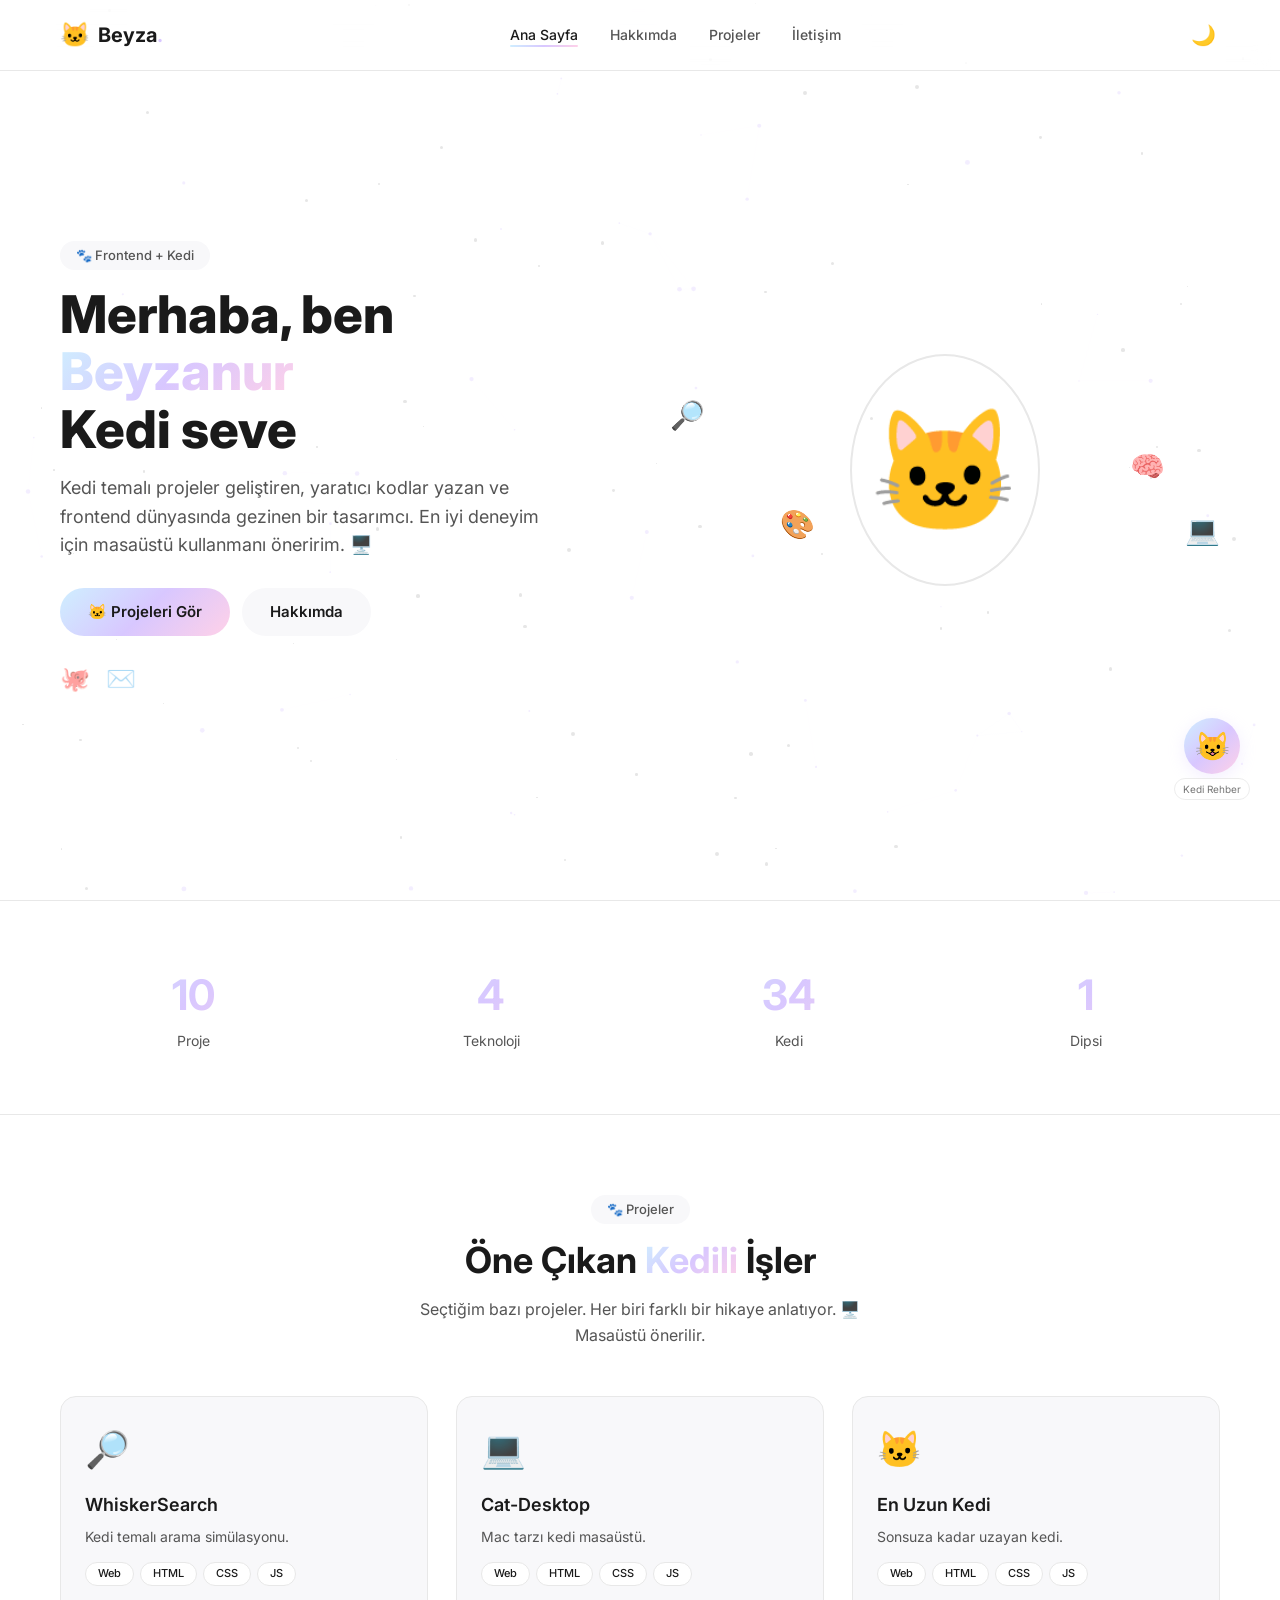
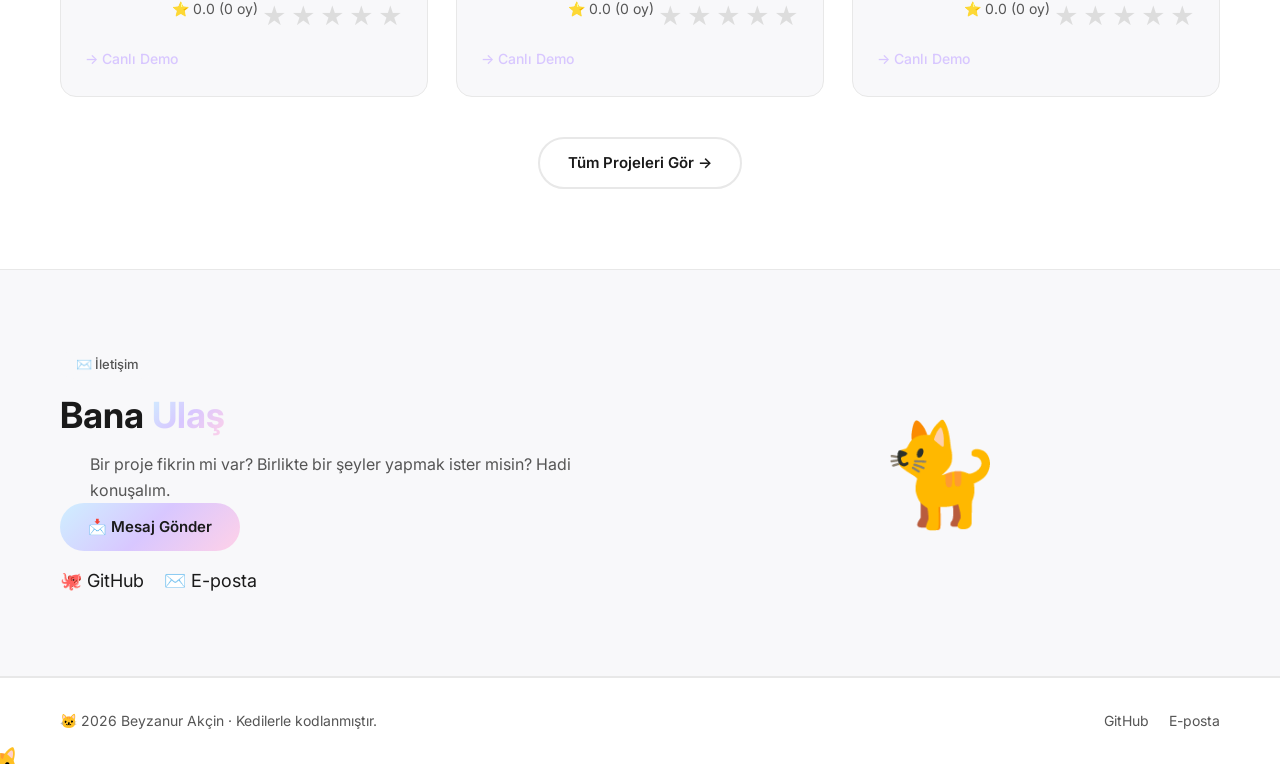
<file: index.html>
<!DOCTYPE html>
<html lang="tr">
<head>
  <meta charset="UTF-8" />
  <meta name="viewport" content="width=device-width, initial-scale=1.0" />
  <title>Beyzanur Akçin · Kedi Portföyü</title>
  <meta name="description" content="Beyzanur Akçin'in kişisel portföyü. Kedi temalı web projeleri, frontend geliştirme ve yaratıcı kodlar." />
  <meta name="theme-color" content="#000000" />
  <link rel="icon" href="assets/icons/favicon.ico" />
  <link rel="preconnect" href="https://fonts.googleapis.com" />
  <link rel="preconnect" href="https://fonts.gstatic.com" crossorigin />
  <link href="https://fonts.googleapis.com/css2?family=Inter:opsz,wght@14..32,400;14..32,500;14..32,600;14..32,700;14..32,800&display=swap" rel="stylesheet" />
  <link rel="stylesheet" href="css/variables.css" />
  <link rel="stylesheet" href="css/style.css" />
  <link rel="stylesheet" href="css/animations.css" />
  <link rel="stylesheet" href="css/responsive.css" />
</head>
<body>

  <!-- LOADING EKRANI -->
  <div id="loader" class="loader">
    <div class="loader-content">
      <span class="loader-cat">🐱</span>
      <div class="loader-bar"></div>
      <p class="loader-text">Kediler yükleniyor...</p>
    </div>
  </div>

  <!-- NAVBAR -->
  <nav class="navbar" id="navbar">
    <div class="container navbar-container">
      <a href="index.html" class="logo">
        <span class="logo-icon">🐱</span>
        <span class="logo-text">Beyza<span class="logo-dot">.</span></span>
      </a>
      <ul class="nav-menu" id="navMenu">
        <li><a href="index.html" class="active">Ana Sayfa</a></li>
        <li><a href="about.html">Hakkımda</a></li>
        <li><a href="projects.html">Projeler</a></li>
        <li><a href="contact.html">İletişim</a></li>
      </ul>
      <div class="nav-actions">
        <button class="theme-toggle" id="themeToggle">🌙</button>
        <button class="menu-toggle" id="menuToggle">☰</button>
      </div>
    </div>
  </nav>

  <!-- HERO -->
  <section class="hero" id="hero">
    <div class="container hero-container">
      <div class="hero-content">
        <span class="hero-badge">🐾 Frontend + Kedi</span>
        <h1 class="hero-title">
          Merhaba, ben <span class="gradient-text">Beyzanur</span>
          <br />
          <span class="typewriter" id="typewriter"></span>
        </h1>
        <p class="hero-description">
          Kedi temalı projeler geliştiren, yaratıcı kodlar yazan ve frontend dünyasında gezinen bir tasarımcı. En iyi deneyim için masaüstü kullanmanı öneririm. 🖥️
        </p>
        <div class="hero-buttons">
          <a href="projects.html" class="btn btn-primary">🐱 Projeleri Gör</a>
          <a href="about.html" class="btn btn-secondary">Hakkımda</a>
        </div>
        <div class="hero-social">
          <a href="https://github.com/ayse-create" target="_blank">🐙</a>
          <a href="mailto:4936b43e103b4b31@teamchat.zoom.us">✉️</a>
        </div>
      </div>
      <div class="hero-visual">
        <div class="hero-cat">
          <span>🐱</span>
          <div class="hero-cat-ring"></div>
        </div>
        <div class="floating-icons">
          <span class="float-icon">🔎</span>
          <span class="float-icon">💻</span>
          <span class="float-icon">🎨</span>
          <span class="float-icon">🧠</span>
        </div>
      </div>
    </div>
    <canvas id="particles-canvas" class="particles-canvas"></canvas>
  </section>

  <!-- STATS -->
  <section class="stats" id="stats">
    <div class="container stats-container">
      <div class="stat-item">
        <span class="stat-number" data-target="10">0</span>
        <span class="stat-label">Proje</span>
      </div>
      <div class="stat-item">
        <span class="stat-number" data-target="4">0</span>
        <span class="stat-label">Teknoloji</span>
      </div>
      <div class="stat-item">
        <span class="stat-number" data-target="100">0</span>
        <span class="stat-label">Kedi</span>
      </div>
      <div class="stat-item">
        <span class="stat-number" data-target="1">0</span>
        <span class="stat-label">Dipsi</span>
      </div>
    </div>
  </section>

  <!-- FEATURED -->
  <section class="featured" id="featured">
    <div class="container">
      <div class="section-header">
        <span class="section-tag">🐾 Projeler</span>
        <h2 class="section-title">Öne Çıkan <span class="gradient-text">Kedili</span> İşler</h2>
        <p class="section-description">Seçtiğim bazı projeler. Her biri farklı bir hikaye anlatıyor. 🖥️ Masaüstü önerilir.</p>
      </div>
      <div class="featured-grid" id="featuredGrid">
        <!-- JS ile doldurulacak -->
      </div>
      <div class="section-footer">
        <a href="projects.html" class="btn btn-outline">Tüm Projeleri Gör →</a>
      </div>
    </div>
  </section>

  <!-- CONTACT -->
  <section class="contact-section" id="contact">
    <div class="container contact-container">
      <div class="contact-content">
        <span class="section-tag">✉️ İletişim</span>
        <h2 class="section-title">Bana <span class="gradient-text">Ulaş</span></h2>
        <p class="section-description">Bir proje fikrin mi var? Birlikte bir şeyler yapmak ister misin? Hadi konuşalım.</p>
        <a href="contact.html" class="btn btn-primary">📩 Mesaj Gönder</a>
        <div class="contact-social">
          <a href="https://github.com/ayse-create" target="_blank">🐙 GitHub</a>
          <a href="mailto:4936b43e103b4b31@teamchat.zoom.us">✉️ E-posta</a>
        </div>
      </div>
      <div class="contact-cat">
        <span>🐈</span>
      </div>
    </div>
  </section>

  <!-- FOOTER -->
  <footer class="footer">
    <div class="container footer-container">
      <p class="footer-text">🐱 <span id="footerYear">2025</span> Beyzanur Akçin · Kedilerle kodlanmıştır.</p>
      <div class="footer-links">
        <a href="https://github.com/ayse-create" target="_blank">GitHub</a>
        <a href="mailto:4936b43e103b4b31@teamchat.zoom.us">E-posta</a>
      </div>
    </div>
  </footer>

  <!-- BACK TO TOP -->
  <button class="back-to-top" id="backToTop">↑</button>
  <div class="scroll-progress" id="scrollProgress"></div>

  <!-- MODAL -->
  <div class="modal-overlay" id="projectModal">
    <div class="modal-content">
      <button class="modal-close" id="modalClose">✕</button>
      <div class="modal-body" id="modalBody">
        <!-- JS ile doldurulacak -->
      </div>
    </div>
  </div>

  <script src="js/particles.js"></script>
  <script src="js/search.js"></script>
  <script src="js/animations.js"></script>
  <script src="js/theme.js"></script>
  <script src="js/main.js"></script>
</body>
</html>
</file>
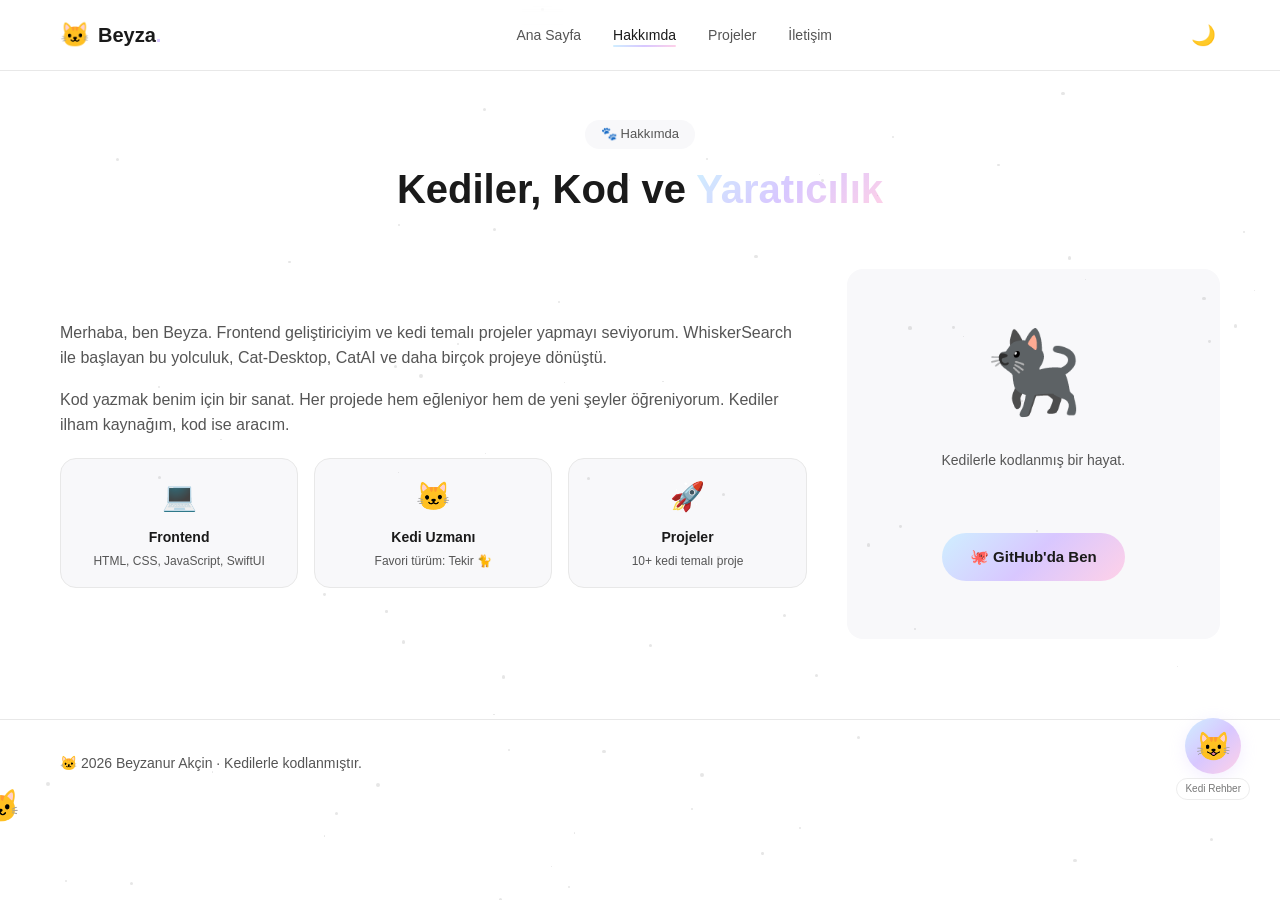
<file: about.html>
<!DOCTYPE html>
<html lang="tr">
<head>
  <meta charset="UTF-8" />
  <meta name="viewport" content="width=device-width, initial-scale=1.0" />
  <title>Hakkımda · Beyzanur Akçin</title>
  <link rel="icon" href="assets/icons/favicon.ico" />
  <link rel="stylesheet" href="css/variables.css" />
  <link rel="stylesheet" href="css/style.css" />
  <link rel="stylesheet" href="css/animations.css" />
  <link rel="stylesheet" href="css/responsive.css" />
</head>
<body>

  <nav class="navbar" id="navbar">
    <div class="container navbar-container">
      <a href="index.html" class="logo">
        <span class="logo-icon">🐱</span>
        <span class="logo-text">Beyza<span class="logo-dot">.</span></span>
      </a>
      <ul class="nav-menu" id="navMenu">
        <li><a href="index.html">Ana Sayfa</a></li>
        <li><a href="about.html" class="active">Hakkımda</a></li>
        <li><a href="projects.html">Projeler</a></li>
        <li><a href="contact.html">İletişim</a></li>
      </ul>
      <div class="nav-actions">
        <button class="theme-toggle" id="themeToggle">🌙</button>
        <button class="menu-toggle" id="menuToggle">☰</button>
      </div>
    </div>
  </nav>

  <section class="page about-page">
    <div class="container">
      <div class="page-header">
        <span class="section-tag">🐾 Hakkımda</span>
        <h1 class="page-title">Kediler, Kod ve <span class="gradient-text">Yaratıcılık</span></h1>
      </div>
      <div class="about-grid">
        <div class="about-text">
          <p>Merhaba, ben Beyza. Frontend geliştiriciyim ve kedi temalı projeler yapmayı seviyorum. WhiskerSearch ile başlayan bu yolculuk, Cat-Desktop, CatAI ve daha birçok projeye dönüştü.</p>
          <p>Kod yazmak benim için bir sanat. Her projede hem eğleniyor hem de yeni şeyler öğreniyorum. Kediler ilham kaynağım, kod ise aracım.</p>
          <div class="about-cards">
            <div class="about-card">
              <span>💻</span>
              <h4>Frontend</h4>
              <p>HTML, CSS, JavaScript, SwiftUI</p>
            </div>
            <div class="about-card">
              <span>🐱</span>
              <h4>Kedi Uzmanı</h4>
              <p>Favori türüm: Tekir 🐈</p>
            </div>
            <div class="about-card">
              <span>🚀</span>
              <h4>Projeler</h4>
              <p>10+ kedi temalı proje</p>
            </div>
          </div>
        </div>
        <div class="about-cat">
          <span>🐈‍⬛</span>
          <p>Kedilerle kodlanmış bir hayat.</p>
          <a href="https://github.com/ayse-create" target="_blank" class="btn btn-primary" style="margin-top:16px;">🐙 GitHub'da Ben</a>
        </div>
      </div>
    </div>
  </section>

  <footer class="footer">
    <div class="container footer-container">
      <p class="footer-text">🐱 <span id="footerYear">2025</span> Beyzanur Akçin · Kedilerle kodlanmıştır.</p>
    </div>
  </footer>

  <script src="js/theme.js"></script>
  <script src="js/main.js"></script>
</body>
</html>
</file>
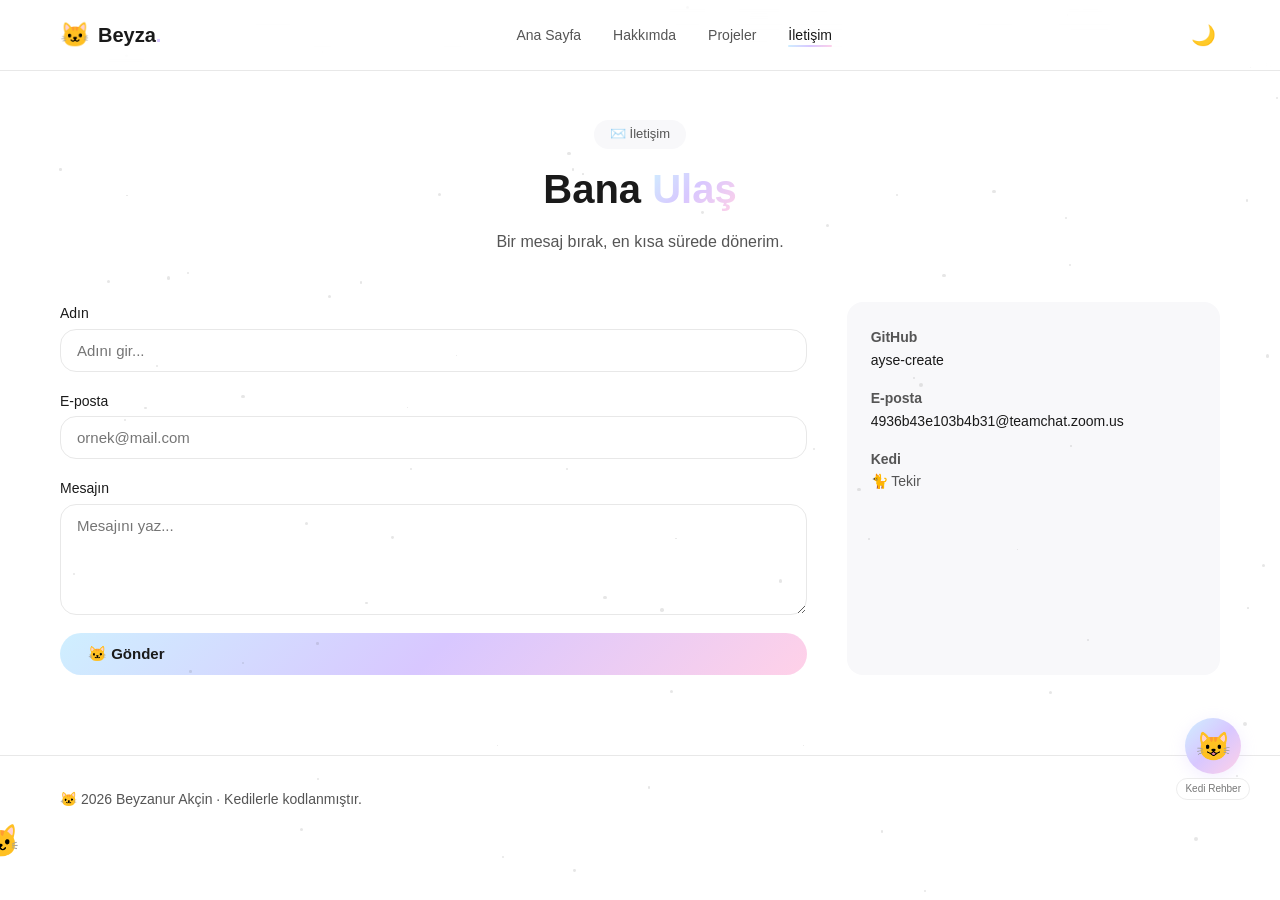
<file: contact.html>
<!DOCTYPE html>
<html lang="tr">
<head>
  <meta charset="UTF-8" />
  <meta name="viewport" content="width=device-width, initial-scale=1.0" />
  <title>İletişim · Beyzanur Akçin</title>
  <link rel="icon" href="assets/icons/favicon.ico" />
  <link rel="stylesheet" href="css/variables.css" />
  <link rel="stylesheet" href="css/style.css" />
  <link rel="stylesheet" href="css/animations.css" />
  <link rel="stylesheet" href="css/responsive.css" />
</head>
<body>

  <nav class="navbar" id="navbar">
    <div class="container navbar-container">
      <a href="index.html" class="logo">
        <span class="logo-icon">🐱</span>
        <span class="logo-text">Beyza<span class="logo-dot">.</span></span>
      </a>
      <ul class="nav-menu" id="navMenu">
        <li><a href="index.html">Ana Sayfa</a></li>
        <li><a href="about.html">Hakkımda</a></li>
        <li><a href="projects.html">Projeler</a></li>
        <li><a href="contact.html" class="active">İletişim</a></li>
      </ul>
      <div class="nav-actions">
        <button class="theme-toggle" id="themeToggle">🌙</button>
        <button class="menu-toggle" id="menuToggle">☰</button>
      </div>
    </div>
  </nav>

  <section class="page contact-page">
    <div class="container">
      <div class="page-header">
        <span class="section-tag">✉️ İletişim</span>
        <h1 class="page-title">Bana <span class="gradient-text">Ulaş</span></h1>
        <p class="page-description">Bir mesaj bırak, en kısa sürede dönerim.</p>
      </div>
      <div class="contact-form-container">
        <form id="contactForm" class="contact-form">
          <div class="form-group">
            <label for="name">Adın</label>
            <input type="text" id="name" placeholder="Adını gir..." required />
          </div>
          <div class="form-group">
            <label for="email">E-posta</label>
            <input type="email" id="email" placeholder="ornek@mail.com" required />
          </div>
          <div class="form-group">
            <label for="message">Mesajın</label>
            <textarea id="message" rows="5" placeholder="Mesajını yaz..." required></textarea>
          </div>
          <button type="submit" class="btn btn-primary">🐱 Gönder</button>
        </form>
        <div class="contact-info">
          <p><strong>GitHub</strong><br /><a href="https://github.com/ayse-create" target="_blank">ayse-create</a></p>
          <p><strong>E-posta</strong><br /><a href="mailto:4936b43e103b4b31@teamchat.zoom.us">4936b43e103b4b31@teamchat.zoom.us</a></p>
          <p><strong>Kedi</strong><br />🐈 Tekir</p>
        </div>
      </div>
    </div>
  </section>

  <footer class="footer">
    <div class="container footer-container">
      <p class="footer-text">🐱 <span id="footerYear">2025</span> Beyzanur Akçin · Kedilerle kodlanmıştır.</p>
    </div>
  </footer>

  <script src="js/theme.js"></script>
  <script src="js/main.js"></script>
</body>
</html>
</file>
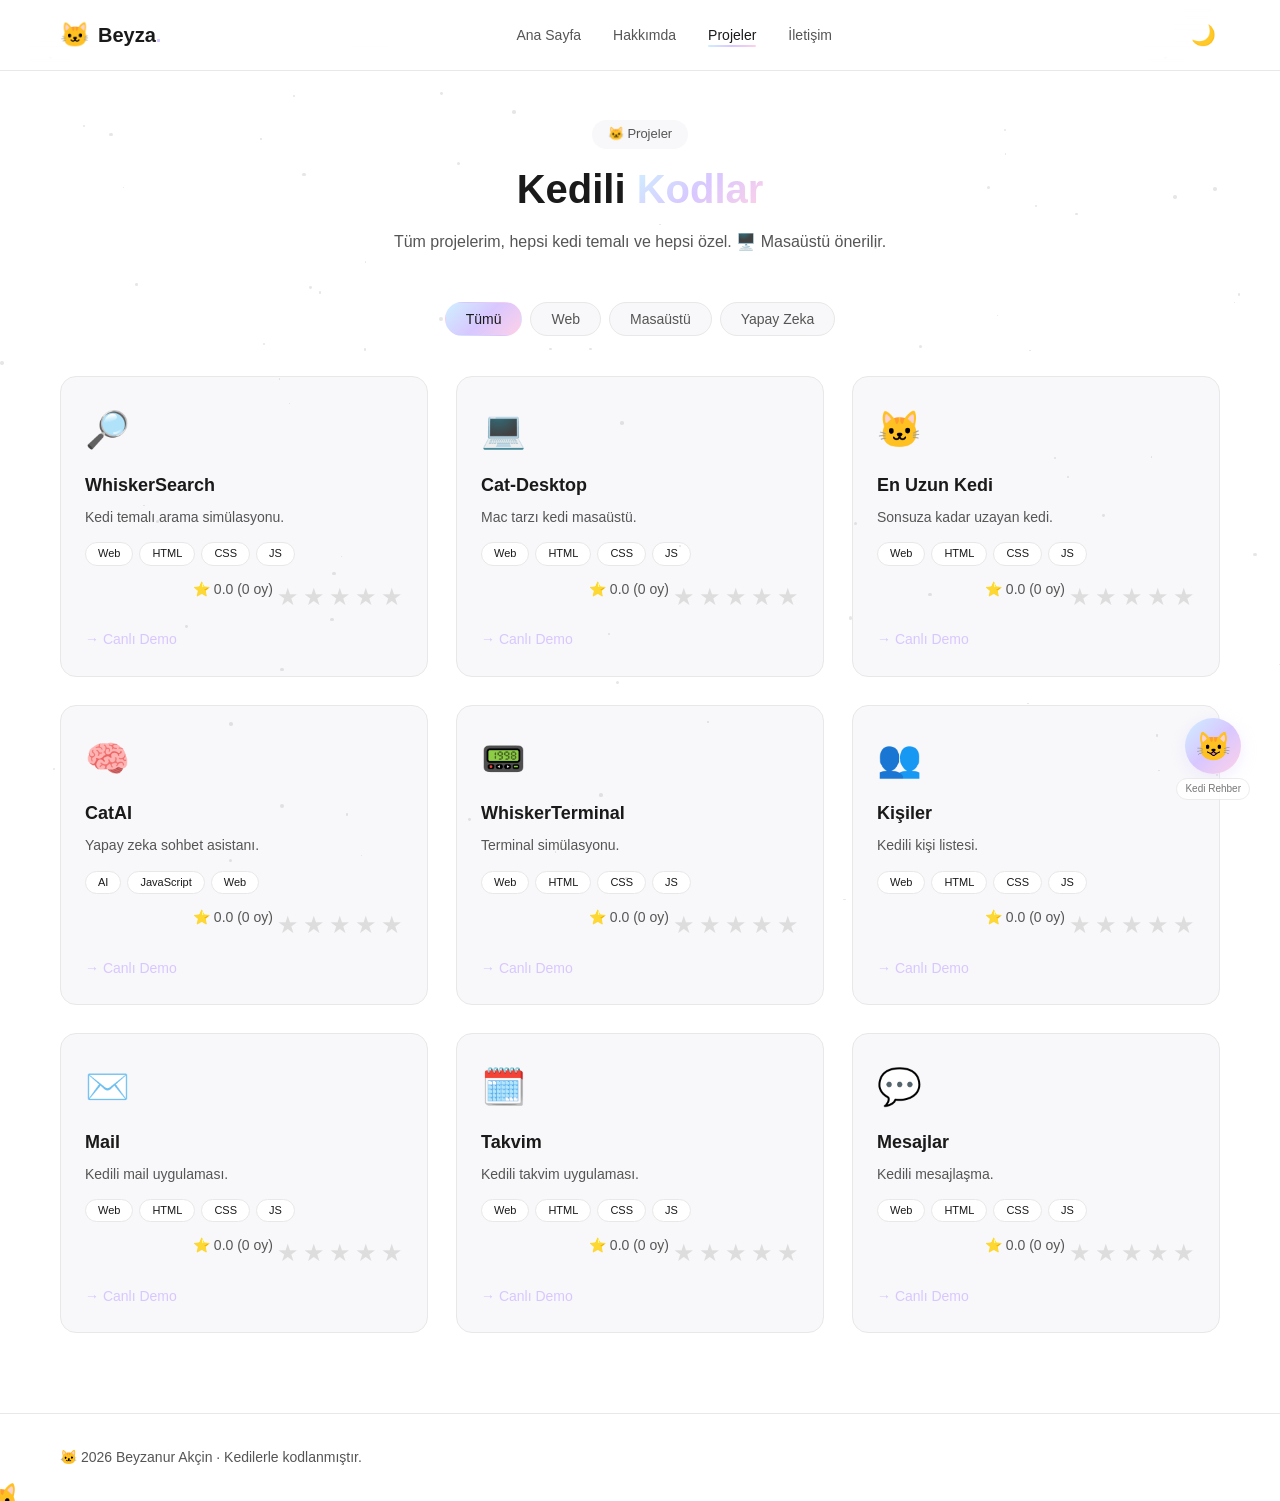
<file: projects.html>
<!DOCTYPE html>
<html lang="tr">
<head>
  <meta charset="UTF-8" />
  <meta name="viewport" content="width=device-width, initial-scale=1.0" />
  <title>Projeler · Beyzanur Akçin</title>
  <link rel="icon" href="assets/icons/favicon.ico" />
  <link rel="stylesheet" href="css/variables.css" />
  <link rel="stylesheet" href="css/style.css" />
  <link rel="stylesheet" href="css/animations.css" />
  <link rel="stylesheet" href="css/responsive.css" />
</head>
<body>

  <nav class="navbar" id="navbar">
    <div class="container navbar-container">
      <a href="index.html" class="logo">
        <span class="logo-icon">🐱</span>
        <span class="logo-text">Beyza<span class="logo-dot">.</span></span>
      </a>
      <ul class="nav-menu" id="navMenu">
        <li><a href="index.html">Ana Sayfa</a></li>
        <li><a href="about.html">Hakkımda</a></li>
        <li><a href="projects.html" class="active">Projeler</a></li>
        <li><a href="contact.html">İletişim</a></li>
      </ul>
      <div class="nav-actions">
        <button class="theme-toggle" id="themeToggle">🌙</button>
        <button class="menu-toggle" id="menuToggle">☰</button>
      </div>
    </div>
  </nav>

  <section class="page projects-page">
    <div class="container">
      <div class="page-header">
        <span class="section-tag">🐱 Projeler</span>
        <h1 class="page-title">Kedili <span class="gradient-text">Kodlar</span></h1>
        <p class="page-description">Tüm projelerim, hepsi kedi temalı ve hepsi özel. 🖥️ Masaüstü önerilir.</p>
      </div>

      <div class="projects-filter">
        <button class="filter-btn active" data-filter="all">Tümü</button>
        <button class="filter-btn" data-filter="web">Web</button>
        <button class="filter-btn" data-filter="desktop">Masaüstü</button>
        <button class="filter-btn" data-filter="ai">Yapay Zeka</button>
      </div>

      <div class="projects-grid" id="projectsGrid"></div>
    </div>
  </section>

  <footer class="footer">
    <div class="container footer-container">
      <p class="footer-text">🐱 <span id="footerYear">2025</span> Beyzanur Akçin · Kedilerle kodlanmıştır.</p>
    </div>
  </footer>

  <script src="js/theme.js"></script>
  <script src="js/search.js"></script>
  <script src="js/main.js"></script>
</body>
</html>
</file>
<file: css/variables.css>
/* ============================================
   📦 CSS DEĞİŞKENLERİ (Variables)
   ============================================ */

:root {
  --color-bg: #ffffff;
  --color-text: #1a1a1a;
  --color-text-secondary: #555555;
  --color-border: #e8e8e8;
  --color-card: #f8f8fa;
  --color-card-hover: #f0f0f5;
  --gradient-main: linear-gradient(135deg, #CFEFFF, #D8C7FF, #FFD1E8);
  --gradient-text: linear-gradient(135deg, #CFEFFF, #D8C7FF, #FFD1E8);
  --font-family: 'Inter', -apple-system, BlinkMacSystemFont, 'Segoe UI', Roboto, sans-serif;
  --font-size-base: 16px;
  --container-max: 1200px;
  --radius: 16px;
  --radius-full: 999px;
  --shadow-sm: 0 2px 8px rgba(0, 0, 0, 0.04);
  --shadow-md: 0 8px 24px rgba(0, 0, 0, 0.06);
  --shadow-lg: 0 20px 48px rgba(0, 0, 0, 0.08);
  --transition: 0.3s cubic-bezier(0.16, 1, 0.3, 1);
}

[data-theme="dark"] {
  --color-bg: #0d0d0d;
  --color-text: #f5f5f5;
  --color-text-secondary: #aaaaaa;
  --color-border: #2a2a2a;
  --color-card: #1a1a1a;
  --color-card-hover: #222222;
}
</file>
<file: css/style.css>
/* ============================================
   🎨 ANA TASARIM (Style)
   ============================================ */

* {
  margin: 0;
  padding: 0;
  box-sizing: border-box;
}

html {
  scroll-behavior: smooth;
}

body {
  font-family: var(--font-family);
  font-size: var(--font-size-base);
  background: var(--color-bg);
  color: var(--color-text);
  line-height: 1.6;
  transition: background var(--transition), color var(--transition);
}

a {
  color: inherit;
  text-decoration: none;
}

button {
  cursor: pointer;
  border: none;
  background: none;
  font-family: inherit;
}

img {
  max-width: 100%;
  display: block;
}

.container {
  max-width: var(--container-max);
  margin: 0 auto;
  padding: 0 20px;
}

.loader {
  position: fixed;
  inset: 0;
  z-index: 9999;
  background: var(--color-bg);
  display: flex;
  align-items: center;
  justify-content: center;
  transition: opacity 0.6s ease, visibility 0.6s ease;
}

.loader.hidden {
  opacity: 0;
  visibility: hidden;
  pointer-events: none;
}

.loader-content {
  text-align: center;
}

.loader-cat {
  font-size: 48px;
  display: block;
  animation: bounce 1.2s infinite;
}

.loader-bar {
  width: 200px;
  height: 4px;
  background: var(--color-border);
  border-radius: 4px;
  margin: 16px auto 8px;
  overflow: hidden;
}

.loader-bar::after {
  content: '';
  display: block;
  width: 40%;
  height: 100%;
  background: var(--gradient-main);
  border-radius: 4px;
  animation: load 1.2s infinite ease-in-out;
}

.loader-text {
  font-size: 14px;
  color: var(--color-text-secondary);
}

.navbar {
  position: fixed;
  top: 0;
  left: 0;
  right: 0;
  z-index: 100;
  padding: 16px 0;
  background: rgba(var(--color-bg), 0.8);
  backdrop-filter: blur(12px);
  border-bottom: 1px solid var(--color-border);
  transition: background var(--transition);
}

.navbar-container {
  display: flex;
  align-items: center;
  justify-content: space-between;
}

.logo {
  display: flex;
  align-items: center;
  gap: 8px;
  font-size: 20px;
  font-weight: 700;
}

.logo-icon {
  font-size: 24px;
}

.logo-dot {
  color: #D8C7FF;
}

.nav-menu {
  display: flex;
  gap: 32px;
  list-style: none;
}

.nav-menu a {
  font-size: 14px;
  font-weight: 500;
  color: var(--color-text-secondary);
  transition: color var(--transition);
  position: relative;
}

.nav-menu a:hover,
.nav-menu a.active {
  color: var(--color-text);
}

.nav-menu a.active::after {
  content: '';
  position: absolute;
  bottom: -4px;
  left: 0;
  right: 0;
  height: 2px;
  background: var(--gradient-main);
  border-radius: 2px;
}

.nav-actions {
  display: flex;
  align-items: center;
  gap: 12px;
}

.theme-toggle,
.menu-toggle {
  font-size: 20px;
  padding: 4px;
  border-radius: 50%;
  transition: background var(--transition);
}

.theme-toggle:hover,
.menu-toggle:hover {
  background: var(--color-card-hover);
}

.menu-toggle {
  display: none;
}

.hero {
  min-height: 100vh;
  display: flex;
  align-items: center;
  padding: 100px 0 60px;
  position: relative;
  overflow: hidden;
}

.hero-container {
  display: grid;
  grid-template-columns: 1fr 1fr;
  gap: 60px;
  align-items: center;
  position: relative;
  z-index: 2;
}

.hero-badge {
  display: inline-block;
  padding: 4px 16px;
  border-radius: var(--radius-full);
  font-size: 13px;
  font-weight: 500;
  background: var(--color-card);
  color: var(--color-text-secondary);
  margin-bottom: 16px;
}

.hero-title {
  font-size: 52px;
  font-weight: 800;
  line-height: 1.1;
  margin-bottom: 16px;
}

.gradient-text {
  background: var(--gradient-text);
  -webkit-background-clip: text;
  -webkit-text-fill-color: transparent;
  background-clip: text;
}

.hero-description {
  font-size: 18px;
  color: var(--color-text-secondary);
  max-width: 480px;
  margin-bottom: 28px;
}

.hero-buttons {
  display: flex;
  gap: 12px;
  flex-wrap: wrap;
}

.btn {
  display: inline-flex;
  align-items: center;
  gap: 8px;
  padding: 12px 28px;
  border-radius: var(--radius-full);
  font-weight: 600;
  font-size: 15px;
  transition: all var(--transition);
}

.btn-primary {
  background: var(--gradient-main);
  color: #1a1a1a;
}

.btn-primary:hover {
  transform: translateY(-2px);
  box-shadow: 0 8px 24px rgba(216, 199, 255, 0.3);
}

.btn-secondary {
  background: var(--color-card);
  color: var(--color-text);
}

.btn-secondary:hover {
  background: var(--color-card-hover);
}

.btn-outline {
  border: 2px solid var(--color-border);
  color: var(--color-text);
}

.btn-outline:hover {
  border-color: #D8C7FF;
  background: rgba(216, 199, 255, 0.08);
}

.hero-social {
  display: flex;
  gap: 16px;
  margin-top: 24px;
  font-size: 24px;
}

.hero-social a {
  opacity: 0.6;
  transition: opacity var(--transition);
}

.hero-social a:hover {
  opacity: 1;
}

.hero-visual {
  display: flex;
  justify-content: center;
  align-items: center;
  position: relative;
}

.hero-cat {
  font-size: 120px;
  position: relative;
  animation: float 4s ease-in-out infinite;
}

.hero-cat-ring {
  position: absolute;
  inset: -20px;
  border-radius: 50%;
  border: 2px solid var(--color-border);
  animation: spin 20s linear infinite;
}

.floating-icons {
  position: absolute;
  width: 100%;
  height: 100%;
  pointer-events: none;
}

.float-icon {
  position: absolute;
  font-size: 28px;
  animation: float 3s ease-in-out infinite;
}

.float-icon:nth-child(1) { top: 10%; left: 0; animation-delay: 0s; }
.float-icon:nth-child(2) { top: 70%; right: 0; animation-delay: 0.4s; }
.float-icon:nth-child(3) { bottom: 10%; left: 20%; animation-delay: 0.8s; }
.float-icon:nth-child(4) { bottom: 40%; right: 10%; animation-delay: 1.2s; }

.particles-canvas {
  position: absolute;
  inset: 0;
  z-index: 0;
  pointer-events: none;
}

.stats {
  padding: 60px 0;
  border-top: 1px solid var(--color-border);
  border-bottom: 1px solid var(--color-border);
}

.stats-container {
  display: grid;
  grid-template-columns: repeat(4, 1fr);
  gap: 30px;
  text-align: center;
}

.stat-number {
  font-size: 42px;
  font-weight: 700;
  background: var(--gradient-text);
  -webkit-background-clip: text;
  -webkit-text-fill-color: transparent;
  background-clip: text;
  display: block;
}

.stat-label {
  font-size: 14px;
  color: var(--color-text-secondary);
  margin-top: 4px;
}

.featured {
  padding: 80px 0;
}

.section-header {
  text-align: center;
  margin-bottom: 48px;
}

.section-tag {
  display: inline-block;
  padding: 4px 16px;
  border-radius: var(--radius-full);
  font-size: 13px;
  font-weight: 500;
  background: var(--color-card);
  color: var(--color-text-secondary);
  margin-bottom: 8px;
}

.section-title {
  font-size: 36px;
  font-weight: 700;
}

.section-description {
  font-size: 16px;
  color: var(--color-text-secondary);
  max-width: 500px;
  margin: 8px auto 0;
}

.featured-grid {
  display: grid;
  grid-template-columns: repeat(auto-fill, minmax(280px, 1fr));
  gap: 28px;
}

.project-card {
  background: var(--color-card);
  border-radius: var(--radius);
  padding: 24px;
  transition: all var(--transition);
  border: 1px solid var(--color-border);
  position: relative;
  overflow: visible;
  cursor: pointer;
}

.project-card::after {
  content: '';
  position: absolute;
  inset: -4px;
  border-radius: var(--radius);
  padding: 2px;
  background: var(--gradient-main);
  -webkit-mask: linear-gradient(#fff 0 0) content-box, linear-gradient(#fff 0 0);
  mask: linear-gradient(#fff 0 0) content-box, linear-gradient(#fff 0 0);
  -webkit-mask-composite: xor;
  mask-composite: exclude;
  opacity: 0;
  transition: opacity 0.4s ease;
  pointer-events: none;
  z-index: -1;
}

.project-card:hover::after {
  opacity: 1;
}

.project-card:hover {
  transform: translateY(-8px);
  box-shadow: 0 20px 48px rgba(216, 199, 255, 0.2);
}

.project-card .emoji {
  font-size: 36px;
  display: block;
  margin-bottom: 12px;
}

.project-card h3 {
  font-size: 18px;
  font-weight: 600;
  margin-bottom: 6px;
}

.project-card p {
  font-size: 14px;
  color: var(--color-text-secondary);
  margin-bottom: 14px;
}

.project-card .tags {
  display: flex;
  flex-wrap: wrap;
  gap: 6px;
}

.project-card .tags span {
  padding: 2px 12px;
  border-radius: var(--radius-full);
  font-size: 11px;
  font-weight: 500;
  background: var(--color-bg);
  border: 1px solid var(--color-border);
}

.project-card .project-link {
  display: inline-block;
  margin-top: 12px;
  font-size: 14px;
  font-weight: 500;
  color: #D8C7FF;
}

.section-footer {
  text-align: center;
  margin-top: 40px;
}

.contact-section {
  padding: 80px 0;
  background: var(--color-card);
  border-top: 1px solid var(--color-border);
  border-bottom: 1px solid var(--color-border);
}

.contact-container {
  display: grid;
  grid-template-columns: 1fr 1fr;
  gap: 40px;
  align-items: center;
}

.contact-social {
  display: flex;
  gap: 20px;
  margin-top: 16px;
  font-size: 18px;
}

.contact-cat {
  font-size: 100px;
  text-align: center;
}

.footer {
  padding: 32px 0;
  border-top: 1px solid var(--color-border);
}

.footer-container {
  display: flex;
  justify-content: space-between;
  align-items: center;
  flex-wrap: wrap;
  gap: 16px;
}

.footer-text {
  font-size: 14px;
  color: var(--color-text-secondary);
}

.footer-links {
  display: flex;
  gap: 20px;
  font-size: 14px;
  color: var(--color-text-secondary);
}

.footer-links a:hover {
  color: var(--color-text);
}

.back-to-top {
  position: fixed;
  bottom: 30px;
  right: 30px;
  z-index: 99;
  width: 44px;
  height: 44px;
  border-radius: 50%;
  background: var(--gradient-main);
  color: #1a1a1a;
  font-size: 20px;
  font-weight: 700;
  box-shadow: var(--shadow-md);
  opacity: 0;
  visibility: hidden;
  transform: translateY(20px);
  transition: all var(--transition);
}

.back-to-top.visible {
  opacity: 1;
  visibility: visible;
  transform: translateY(0);
}

.back-to-top:hover {
  transform: translateY(-4px);
  box-shadow: var(--shadow-lg);
}

.scroll-progress {
  position: fixed;
  top: 0;
  left: 0;
  height: 3px;
  z-index: 101;
  background: var(--gradient-main);
  width: 0%;
  transition: width 0.1s;
}

.page {
  padding: 120px 0 80px;
}

.page-header {
  text-align: center;
  margin-bottom: 48px;
}

.page-title {
  font-size: 40px;
  font-weight: 700;
}

.page-description {
  font-size: 16px;
  color: var(--color-text-secondary);
  max-width: 500px;
  margin: 8px auto 0;
}

.about-grid {
  display: grid;
  grid-template-columns: 2fr 1fr;
  gap: 40px;
  align-items: center;
}

.about-text p {
  margin-bottom: 16px;
  color: var(--color-text-secondary);
}

.about-cards {
  display: grid;
  grid-template-columns: repeat(3, 1fr);
  gap: 16px;
  margin-top: 20px;
}

.about-card {
  background: var(--color-card);
  padding: 16px;
  border-radius: var(--radius);
  text-align: center;
  border: 1px solid var(--color-border);
}

.about-card span {
  font-size: 28px;
  display: block;
}

.about-card h4 {
  font-size: 14px;
  margin: 6px 0 4px;
}

.about-card p {
  font-size: 12px;
  color: var(--color-text-secondary);
  margin: 0;
}

.about-cat {
  text-align: center;
  font-size: 80px;
  padding: 40px;
  background: var(--color-card);
  border-radius: var(--radius);
}

.about-cat p {
  font-size: 14px;
  color: var(--color-text-secondary);
  margin-top: 12px;
}

.projects-filter {
  display: flex;
  justify-content: center;
  gap: 8px;
  flex-wrap: wrap;
  margin-bottom: 40px;
}

.filter-btn {
  padding: 8px 20px;
  border-radius: var(--radius-full);
  font-size: 14px;
  font-weight: 500;
  color: var(--color-text-secondary);
  background: var(--color-card);
  border: 1px solid var(--color-border);
  transition: all var(--transition);
}

.filter-btn:hover,
.filter-btn.active {
  background: var(--gradient-main);
  color: #1a1a1a;
  border-color: transparent;
}

.projects-grid {
  display: grid;
  grid-template-columns: repeat(auto-fill, minmax(280px, 1fr));
  gap: 28px;
}

.contact-form-container {
  display: grid;
  grid-template-columns: 2fr 1fr;
  gap: 40px;
}

.contact-form {
  display: flex;
  flex-direction: column;
  gap: 18px;
}

.form-group {
  display: flex;
  flex-direction: column;
  gap: 4px;
}

.form-group label {
  font-size: 14px;
  font-weight: 500;
}

.form-group input,
.form-group textarea {
  padding: 12px 16px;
  border-radius: var(--radius);
  border: 1px solid var(--color-border);
  background: var(--color-bg);
  color: var(--color-text);
  font-family: inherit;
  font-size: 15px;
  transition: border var(--transition);
}

.form-group input:focus,
.form-group textarea:focus {
  outline: none;
  border-color: #D8C7FF;
}

.contact-info {
  display: flex;
  flex-direction: column;
  gap: 16px;
  padding: 24px;
  background: var(--color-card);
  border-radius: var(--radius);
}

.contact-info p {
  font-size: 14px;
  color: var(--color-text-secondary);
}

.contact-info a {
  color: var(--color-text);
  font-weight: 500;
}

.contact-info a:hover {
  color: #D8C7FF;
}

/* ===== İMLEC TAKİP EDEN KEDI ===== */
.custom-cursor {
  position: fixed;
  pointer-events: none;
  z-index: 9999;
  font-size: 32px;
  transition: transform 0.15s ease;
  transform: translate(-50%, -50%);
  will-change: transform;
}

.custom-cursor.hidden {
  opacity: 0;
}

.speech-bubble {
  position: fixed;
  pointer-events: none;
  z-index: 9998;
  background: rgba(0, 0, 0, 0.85);
  backdrop-filter: blur(8px);
  color: #fff;
  padding: 8px 16px;
  border-radius: 20px;
  font-size: 13px;
  font-weight: 500;
  max-width: 220px;
  text-align: center;
  opacity: 0;
  transition: opacity 0.3s ease, transform 0.3s ease;
  transform: translateY(8px);
  box-shadow: 0 8px 24px rgba(0, 0, 0, 0.2);
  border: 1px solid rgba(255, 255, 255, 0.1);
}

.speech-bubble.show {
  opacity: 1;
  transform: translateY(0);
}

.speech-bubble::after {
  content: '';
  position: absolute;
  bottom: -10px;
  left: 20px;
  border-left: 8px solid transparent;
  border-right: 8px solid transparent;
  border-top: 10px solid rgba(0, 0, 0, 0.85);
}

/* ===== KEDİ REHBER + HAYVAN SEÇİCİ ===== */
.cat-toggle {
  position: fixed;
  bottom: 100px;
  right: 30px;
  z-index: 9997;
  display: flex;
  flex-direction: column;
  align-items: center;
  gap: 4px;
}

.cat-toggle-btn {
  width: 56px;
  height: 56px;
  border-radius: 50%;
  border: none;
  background: var(--gradient-main);
  font-size: 28px;
  cursor: pointer;
  box-shadow: 0 4px 16px rgba(216, 199, 255, 0.3);
  transition: all 0.3s ease;
  display: flex;
  align-items: center;
  justify-content: center;
}

.cat-toggle-btn:hover {
  transform: scale(1.08);
  box-shadow: 0 8px 24px rgba(216, 199, 255, 0.4);
}

.cat-toggle-label {
  font-size: 10px;
  color: var(--color-text-secondary);
  background: var(--color-bg);
  padding: 2px 8px;
  border-radius: 12px;
  border: 1px solid var(--color-border);
  white-space: nowrap;
  opacity: 0.8;
}

.animal-selector {
  position: fixed;
  bottom: 170px;
  right: 20px;
  z-index: 9996;
  display: flex;
  gap: 4px;
  background: var(--color-bg);
  padding: 6px 10px;
  border-radius: 30px;
  border: 1px solid var(--color-border);
  box-shadow: var(--shadow-md);
  opacity: 0;
  transform: translateY(10px);
  transition: all 0.3s ease;
  pointer-events: none;
}

.animal-selector.show {
  opacity: 1;
  transform: translateY(0);
  pointer-events: auto;
}

.animal-selector button {
  font-size: 22px;
  border: none;
  background: transparent;
  cursor: pointer;
  transition: transform 0.2s;
  padding: 2px 4px;
  border-radius: 12px;
}

.animal-selector button:hover {
  transform: scale(1.3);
  background: var(--color-card-hover);
}

.animal-selector button.active {
  background: var(--gradient-main);
  border-radius: 50%;
  padding: 4px 8px;
}

.starfield {
  position: fixed;
  inset: 0;
  z-index: 0;
  pointer-events: none;
  overflow: hidden;
}

.star {
  position: absolute;
  width: 3px;
  height: 3px;
  background: var(--color-text-secondary);
  border-radius: 50%;
  opacity: 0.15;
  animation: twinkle 2s ease-in-out infinite alternate;
}

@keyframes twinkle {
  0% { opacity: 0.05; transform: scale(0.8); }
  100% { opacity: 0.25; transform: scale(1.2); }
}

.star-rating {
  display: flex;
  gap: 4px;
  margin-top: 12px;
  direction: rtl;
}

.star-rating input {
  display: none;
}

.star-rating label {
  font-size: 24px;
  color: #ddd;
  cursor: pointer;
  transition: color 0.2s;
}

.star-rating label:hover,
.star-rating label:hover ~ label,
.star-rating input:checked ~ label {
  color: #FFD700;
}

.star-rating .avg {
  font-size: 14px;
  color: var(--color-text-secondary);
  margin-left: 8px;
  direction: ltr;
}

/* ===== MODAL ===== */
.modal-overlay {
  position: fixed;
  inset: 0;
  z-index: 99999;
  background: rgba(0, 0, 0, 0.7);
  backdrop-filter: blur(8px);
  display: none;
  align-items: center;
  justify-content: center;
  padding: 20px;
}

.modal-overlay.active {
  display: flex;
}

.modal-content {
  background: var(--color-bg);
  border-radius: var(--radius);
  max-width: 600px;
  width: 100%;
  max-height: 80vh;
  overflow-y: auto;
  padding: 30px;
  position: relative;
  border: 1px solid var(--color-border);
  box-shadow: var(--shadow-lg);
}

.modal-close {
  position: absolute;
  top: 12px;
  right: 16px;
  font-size: 24px;
  background: none;
  border: none;
  cursor: pointer;
  color: var(--color-text-secondary);
  transition: color 0.2s;
}

.modal-close:hover {
  color: var(--color-text);
}

.modal-body h2 {
  margin-bottom: 8px;
}

.modal-body .modal-emoji {
  font-size: 48px;
  display: block;
  margin-bottom: 12px;
}

.modal-body .modal-desc {
  color: var(--color-text-secondary);
  margin-bottom: 16px;
}

.modal-body .modal-img {
  width: 100%;
  border-radius: var(--radius);
  margin-bottom: 16px;
  background: var(--color-card);
  height: 180px;
  display: flex;
  align-items: center;
  justify-content: center;
  font-size: 60px;
  color: var(--color-text-secondary);
  border: 1px solid var(--color-border);
}
</file>
<file: css/animations.css>
/* ============================================
   🎬 ANİMASYONLAR
   ============================================ */

@keyframes bounce {
  0%, 100% { transform: translateY(0); }
  50% { transform: translateY(-12px); }
}

@keyframes float {
  0%, 100% { transform: translateY(0); }
  50% { transform: translateY(-12px); }
}

@keyframes spin {
  0% { transform: rotate(0deg); }
  100% { transform: rotate(360deg); }
}

@keyframes load {
  0% { transform: translateX(-100%); }
  100% { transform: translateX(300%); }
}

@keyframes fadeInUp {
  from {
    opacity: 0;
    transform: translateY(24px);
  }
  to {
    opacity: 1;
    transform: translateY(0);
  }
}

.fade-in {
  opacity: 0;
  animation: fadeInUp 0.6s ease forwards;
}

.delay-1 { animation-delay: 0.1s; }
.delay-2 { animation-delay: 0.2s; }
.delay-3 { animation-delay: 0.3s; }
.delay-4 { animation-delay: 0.4s; }

@keyframes twinkle {
  0% { opacity: 0.05; transform: scale(0.8); }
  100% { opacity: 0.25; transform: scale(1.2); }
}
</file>
<file: css/responsive.css>
/* ============================================
   📱 RESPONSIVE
   ============================================ */

@media (max-width: 1024px) {
  .hero-container {
    grid-template-columns: 1fr;
    text-align: center;
  }

  .hero-description {
    margin-left: auto;
    margin-right: auto;
  }

  .hero-buttons {
    justify-content: center;
  }

  .hero-social {
    justify-content: center;
  }

  .hero-cat {
    font-size: 80px;
  }

  .stats-container {
    grid-template-columns: repeat(2, 1fr);
  }

  .about-grid {
    grid-template-columns: 1fr;
  }

  .contact-container {
    grid-template-columns: 1fr;
    text-align: center;
  }

  .contact-form-container {
    grid-template-columns: 1fr;
  }

  .contact-info {
    text-align: center;
  }

  .about-cards {
    grid-template-columns: repeat(3, 1fr);
  }
}

@media (max-width: 768px) {
  .nav-menu {
    position: fixed;
    top: 0;
    left: 0;
    right: 0;
    bottom: 0;
    background: var(--color-bg);
    flex-direction: column;
    align-items: center;
    justify-content: center;
    gap: 24px;
    font-size: 20px;
    transform: translateX(100%);
    transition: transform 0.4s ease;
    z-index: 99;
  }

  .nav-menu.open {
    transform: translateX(0);
  }

  .menu-toggle {
    display: block;
    z-index: 100;
  }

  .hero-title {
    font-size: 34px;
  }

  .section-title {
    font-size: 28px;
  }

  .featured-grid,
  .projects-grid {
    grid-template-columns: 1fr;
  }

  .footer-container {
    flex-direction: column;
    text-align: center;
  }

  .contact-cat {
    font-size: 60px;
  }

  .stat-number {
    font-size: 32px;
  }

  .page-title {
    font-size: 30px;
  }

  .about-cards {
    grid-template-columns: 1fr 1fr;
  }

  .custom-cursor {
    display: none !important;
  }
}

@media (max-width: 480px) {
  .hero-title {
    font-size: 28px;
  }

  .btn {
    padding: 10px 20px;
    font-size: 14px;
  }

  .container {
    padding: 0 16px;
  }

  .stat-number {
    font-size: 28px;
  }

  .about-cards {
    grid-template-columns: 1fr;
  }
}
</file>
